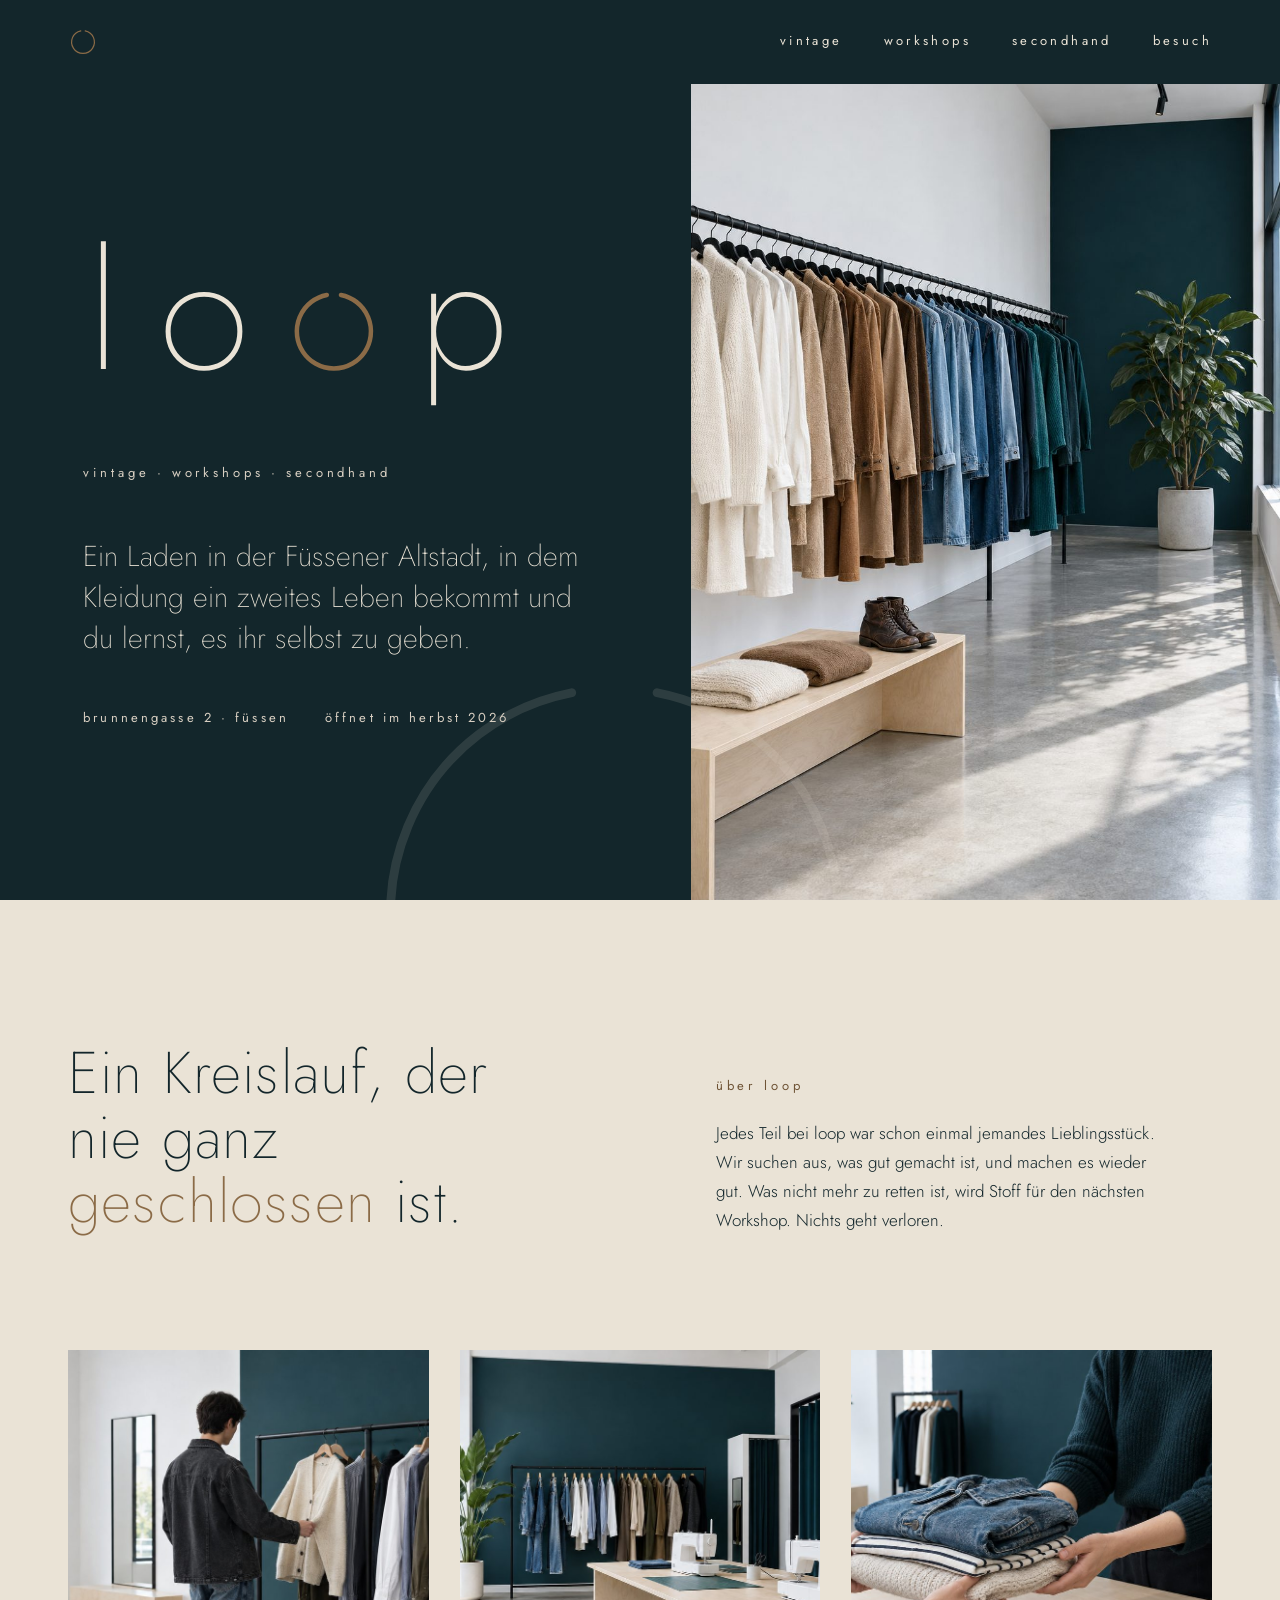
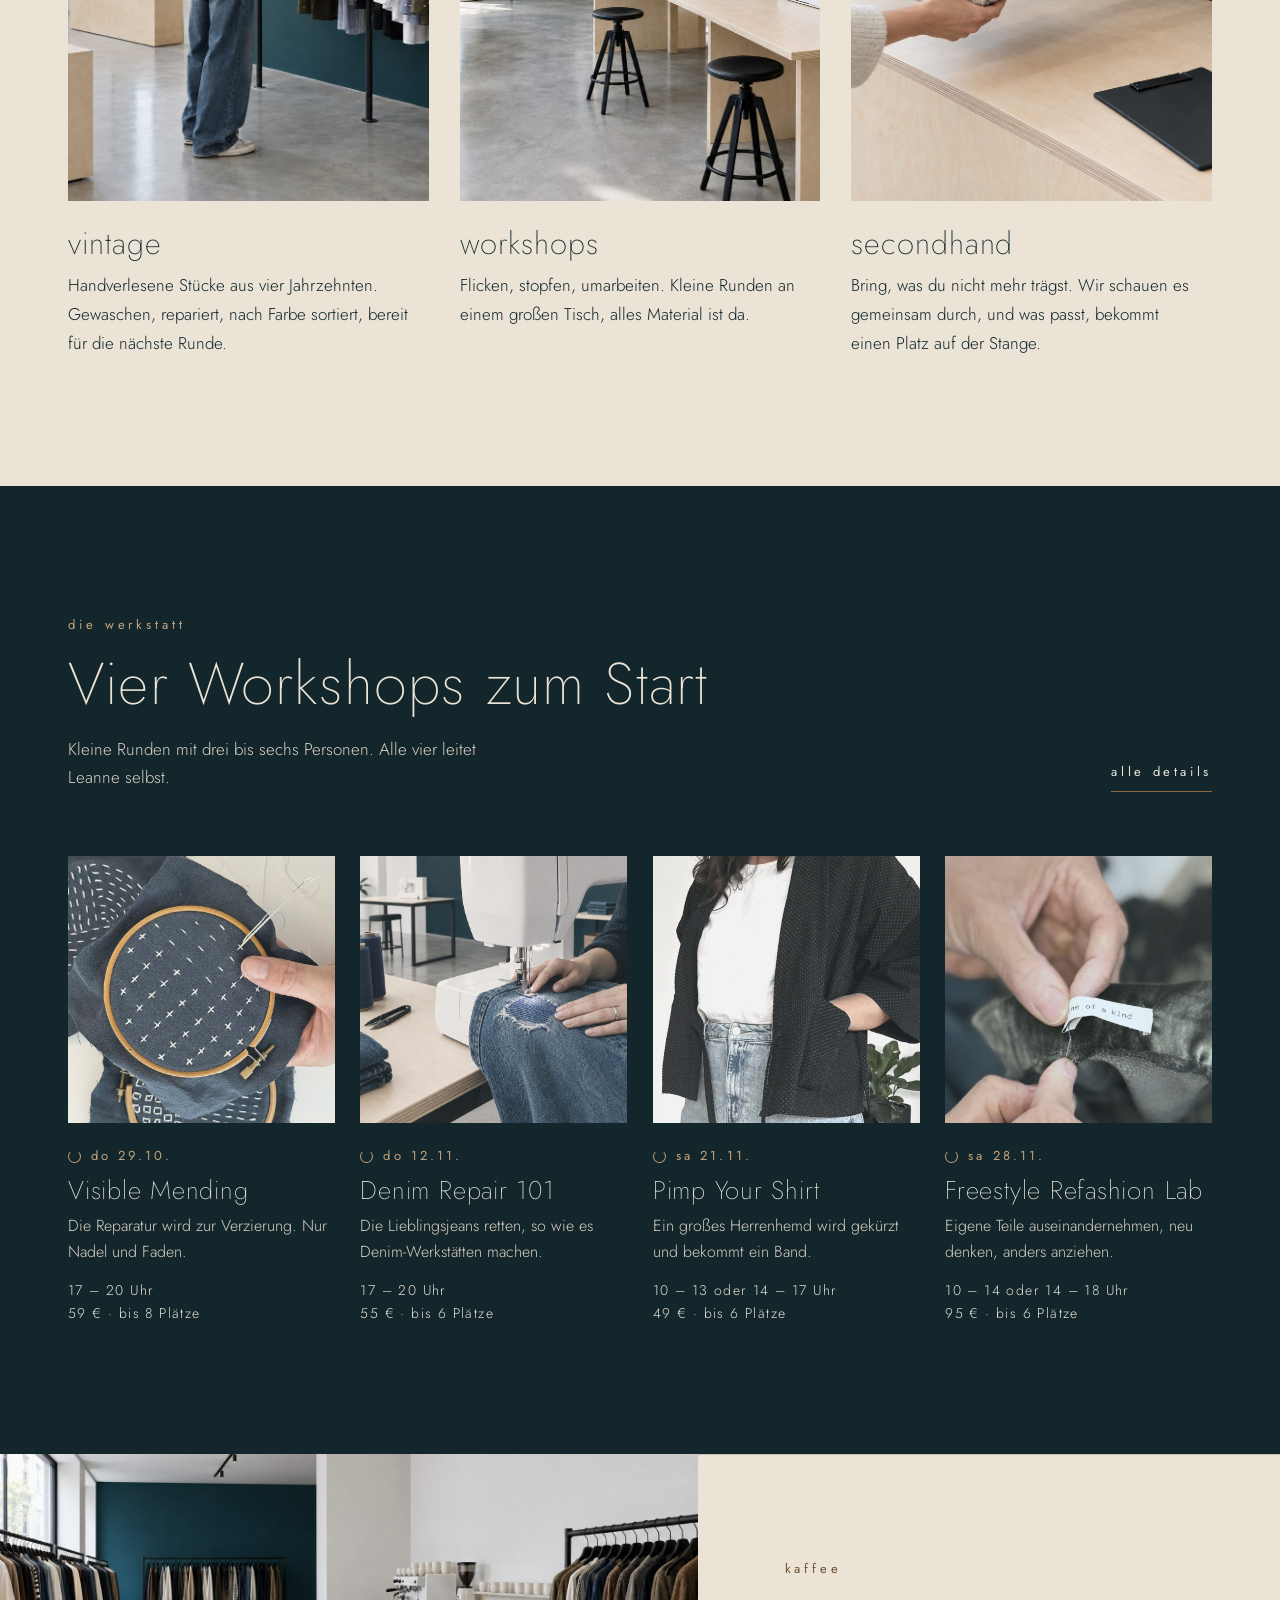
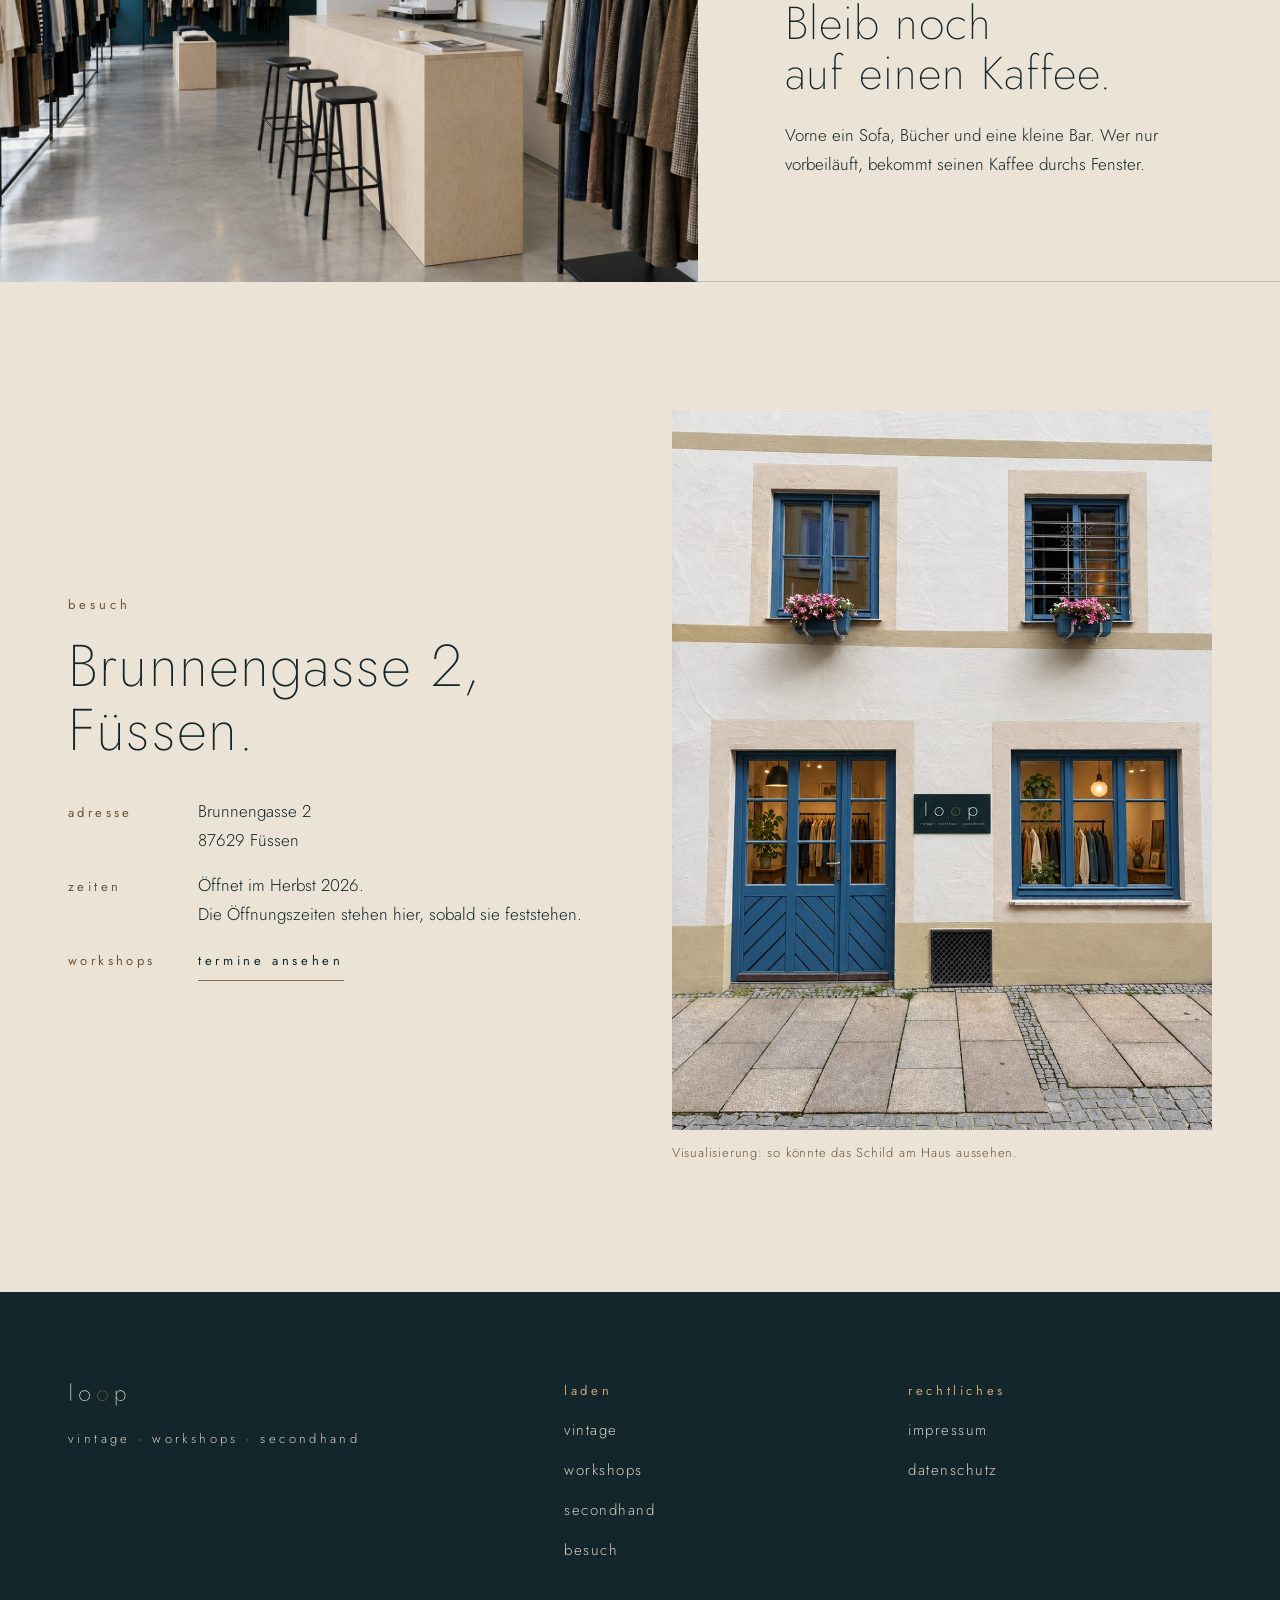
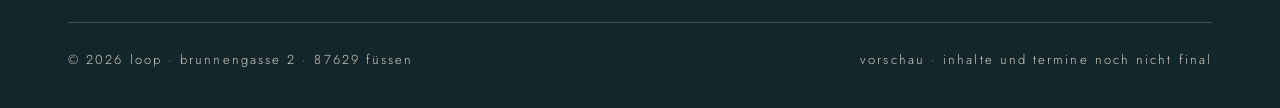
<file: index.html>
<!doctype html>
<html lang="de">
<head>
<meta charset="utf-8">
<meta name="viewport" content="width=device-width, initial-scale=1">
<title>loop · vintage · workshops · secondhand · Füssen</title>
<meta name="description" content="loop ist ein Vintage-Laden mit Werkstatt in der Füssener Altstadt: handverlesene Kleidung, Workshops zum Flicken und Umarbeiten, Secondhand-Annahme.">
<meta name="robots" content="noindex, nofollow">
<meta name="theme-color" content="#13262B">
<meta property="og:title" content="loop · vintage · workshops · secondhand · Füssen"><meta property="og:description" content="loop ist ein Vintage-Laden mit Werkstatt in der Füssener Altstadt: handverlesene Kleidung, Workshops zum Flicken und Umarbeiten, Secondhand-Annahme."><meta property="og:type" content="website"><meta property="og:image" content="img/hero.jpg">
<link rel="icon" href="img/favicon.svg" type="image/svg+xml">
<!-- Jost from Bunny Fonts (EU, no tracking) instead of Google Fonts: German courts have ruled against the Google embed without consent -->
<link rel="preconnect" href="https://fonts.bunny.net">
<link href="https://fonts.bunny.net/css?family=jost:200,300,400&display=swap" rel="stylesheet">
<link rel="stylesheet" href="css/style.css">
<script>document.documentElement.classList.add('js')</script>
</head>
<body>
<a class="skip" href="#inhalt">zum inhalt</a>
<header class="nav" id="nav"><div class="wrap">
  <a class="home" href="index.html"><img class="ring" src="img/ring_kraft.svg" alt="loop, zur Startseite" width="30" height="30"></a>
  <nav aria-label="Hauptnavigation"><ul id="menu"><li><a href="index.html#vintage">vintage</a></li><li><a href="workshops.html">workshops</a></li><li><a href="index.html#secondhand">secondhand</a></li><li><a href="index.html#besuch">besuch</a></li></ul></nav>
  <button class="burger" type="button" aria-expanded="false" aria-controls="menu">menü</button>
</div></header>

<main id="inhalt">
<section class="hero">
  <div class="left"><div class="inner">
    <h1><img src="img/wordmark_ivory.svg" alt="loop" width="430" height="205"></h1>
    <div class="eyebrow dots">vintage<span>·</span>workshops<span>·</span>secondhand</div>
    <p class="lead">Ein Laden in der Füssener Altstadt, in dem Kleidung ein zweites Leben bekommt und du lernst, es ihr selbst zu geben.</p>
    <div class="meta"><span>brunnengasse 2 · füssen</span><span>öffnet im herbst 2026</span></div>
  </div>
  <svg class="bigring" viewBox="0 0 200 200" aria-hidden="true"><path d="M114.5,25.4 A76.0,76.0 0 1 1 85.5,25.4" fill="none" stroke="#EAE3D6" stroke-width="3" stroke-linecap="round"/></svg></div>
  <div class="right"><img src="img/hero.jpg" alt="Heller Laden mit einer langen schwarzen Kleiderstange, die Teile nach Farben sortiert, hinten eine dunkelgrüne Wand" width="933" height="1400" fetchpriority="high"></div>
</section>

<section class="state"><div class="wrap"><div class="grid">
  <h2 class="rv">Ein Kreislauf, der nie ganz <em>geschlossen</em> ist.</h2>
  <div class="rv"><span class="eyebrow">über loop</span><p>Jedes Teil bei loop war schon einmal jemandes Lieblingsstück. Wir suchen aus, was gut gemacht ist, und machen es wieder gut. Was nicht mehr zu retten ist, wird Stoff für den nächsten Workshop. Nichts geht verloren.</p></div>
</div></div></section>

<section class="wrap three" aria-label="Was es bei loop gibt">
  <div class="rv" id="vintage"><figure><img src="img/vintage.jpg" alt="Jemand in schwarzer Arbeitsjacke zieht eine helle Strickjacke von der Kleiderstange" loading="lazy" width="1400" height="933"></figure><h3>vintage</h3><p>Handverlesene Stücke aus vier Jahrzehnten. Gewaschen, repariert, nach Farbe sortiert, bereit für die nächste Runde.</p></div>
  <a class="rv" href="workshops.html"><figure><img src="img/werkstatt.jpg" alt="Werkstattbereich mit langem Birkenholztisch und zwei weißen Nähmaschinen" loading="lazy" width="1400" height="933"></figure><h3>workshops</h3><p>Flicken, stopfen, umarbeiten. Kleine Runden an einem großen Tisch, alles Material ist da.</p></a>
  <div class="rv" id="secondhand"><figure><img src="img/secondhand.jpg" alt="Ein Stapel gefalteter Kleidung wird über die Theke gereicht" loading="lazy" width="1400" height="933"></figure><h3>secondhand</h3><p>Bring, was du nicht mehr trägst. Wir schauen es gemeinsam durch, und was passt, bekommt einen Platz auf der Stange.</p></div>
</section>

<section class="work on-teal" id="workshops"><div class="wrap">
  <div class="head"><div><span class="eyebrow">die werkstatt</span><h2 style="margin-top:16px">Vier Workshops zum Start</h2><p>Kleine Runden mit drei bis sechs Personen. Alle vier leitet Leanne selbst.</p></div><a class="more" href="workshops.html">alle details</a></div>
  <div class="cards">
    <a class="card rv" href="workshops.html#visible-mending">
      <figure><img src="img/ws_visible.jpg" alt="Hände sticken ein weißes Sashiko-Muster in einen Stickrahmen" loading="lazy" width="800" height="800"></figure>
      <div class="date">do 29.10.</div>
      <h3>Visible Mending</h3><p>Die Reparatur wird zur Verzierung. Nur Nadel und Faden.</p><div class="fact">17 – 20 Uhr<br>59 € · bis 8 Plätze</div>
    </a>
    <a class="card rv" href="workshops.html#denim-repair">
      <figure><img src="img/ws_denim.jpg" alt="Eine weiße Nähmaschine stopft das Knie einer Jeans" loading="lazy" width="800" height="800"></figure>
      <div class="date">do 12.11.</div>
      <h3>Denim Repair 101</h3><p>Die Lieblingsjeans retten, so wie es Denim-Werkstätten machen.</p><div class="fact">17 – 20 Uhr<br>55 € · bis 6 Plätze</div>
    </a>
    <a class="card rv" href="workshops.html#pimp-your-shirt">
      <figure><img src="img/ws_shirt.jpg" alt="Eine kurze schwarze Kimono-Jacke, offen getragen über weißem T-Shirt und Jeans" loading="lazy" width="800" height="800"></figure>
      <div class="date">sa 21.11.</div>
      <h3>Pimp Your Shirt</h3><p>Ein großes Herrenhemd wird gekürzt und bekommt ein Band.</p><div class="fact">10 – 13 oder 14 – 17 Uhr<br>49 € · bis 6 Plätze</div>
    </a>
    <a class="card rv" href="workshops.html#refashion-lab">
      <figure><img src="img/ws_refashion.jpg" alt="Hände nähen ein kleines gewebtes Etikett in ein dunkles Samtteil" loading="lazy" width="800" height="800"></figure>
      <div class="date">sa 28.11.</div>
      <h3>Freestyle Refashion Lab</h3><p>Eigene Teile auseinandernehmen, neu denken, anders anziehen.</p><div class="fact">10 – 14 oder 14 – 18 Uhr<br>95 € · bis 6 Plätze</div>
    </a>
  </div>
</div></section>

<section class="band">
  <figure><img src="img/cafe.jpg" alt="Kleine Kaffeetheke aus hellem Birkenholz mit drei schwarzen Hockern, dahinter Kleiderstangen" loading="lazy" width="1536" height="1024"></figure>
  <div class="txt rv"><span class="eyebrow">kaffee</span><h2>Bleib noch<br>auf einen Kaffee.</h2><p>Vorne ein Sofa, Bücher und eine kleine Bar. Wer nur vorbeiläuft, bekommt seinen Kaffee durchs Fenster.</p></div>
</section>

<section class="visit wrap" id="besuch">
  <div class="rv"><span class="eyebrow">besuch</span><h2>Brunnengasse 2,<br>Füssen.</h2>
    <dl><dt>adresse</dt><dd>Brunnengasse 2<br>87629 Füssen</dd><dt>zeiten</dt><dd>Öffnet im Herbst 2026.<br>Die Öffnungszeiten stehen hier, sobald sie feststehen.</dd><dt>workshops</dt><dd><a class="more" href="workshops.html" style="padding-top:0;min-height:0">termine ansehen</a></dd></dl></div>
  <figure class="rv"><img src="img/fassade.jpg" alt="Das Haus in der Brunnengasse 2 mit dem kleinen loop-Schild neben der Tür" loading="lazy" width="867" height="1300"><figcaption>Visualisierung: so könnte das Schild am Haus aussehen.</figcaption></figure>
</section>
</main>
<footer><div class="wrap">
  <div class="top">
    <div><img src="img/wordmark_ivory.svg" alt="loop" width="59" height="28"><div class="dots" style="letter-spacing:.26em;font-size:.8125rem">vintage<span>·</span>workshops<span>·</span>secondhand</div></div>
    <div class="col"><div class="h">laden</div><a href="index.html#vintage">vintage</a><a href="workshops.html">workshops</a><a href="index.html#secondhand">secondhand</a><a href="index.html#besuch">besuch</a></div>
    <div class="col"><div class="h">rechtliches</div><a href="impressum.html">impressum</a><a href="datenschutz.html">datenschutz</a></div>
  </div>
  <small><span>© 2026 loop · brunnengasse 2 · 87629 füssen</span><span>vorschau · inhalte und termine noch nicht final</span></small>
</div></footer>
<script src="js/main.js" defer></script>
</body>
</html>
</file>
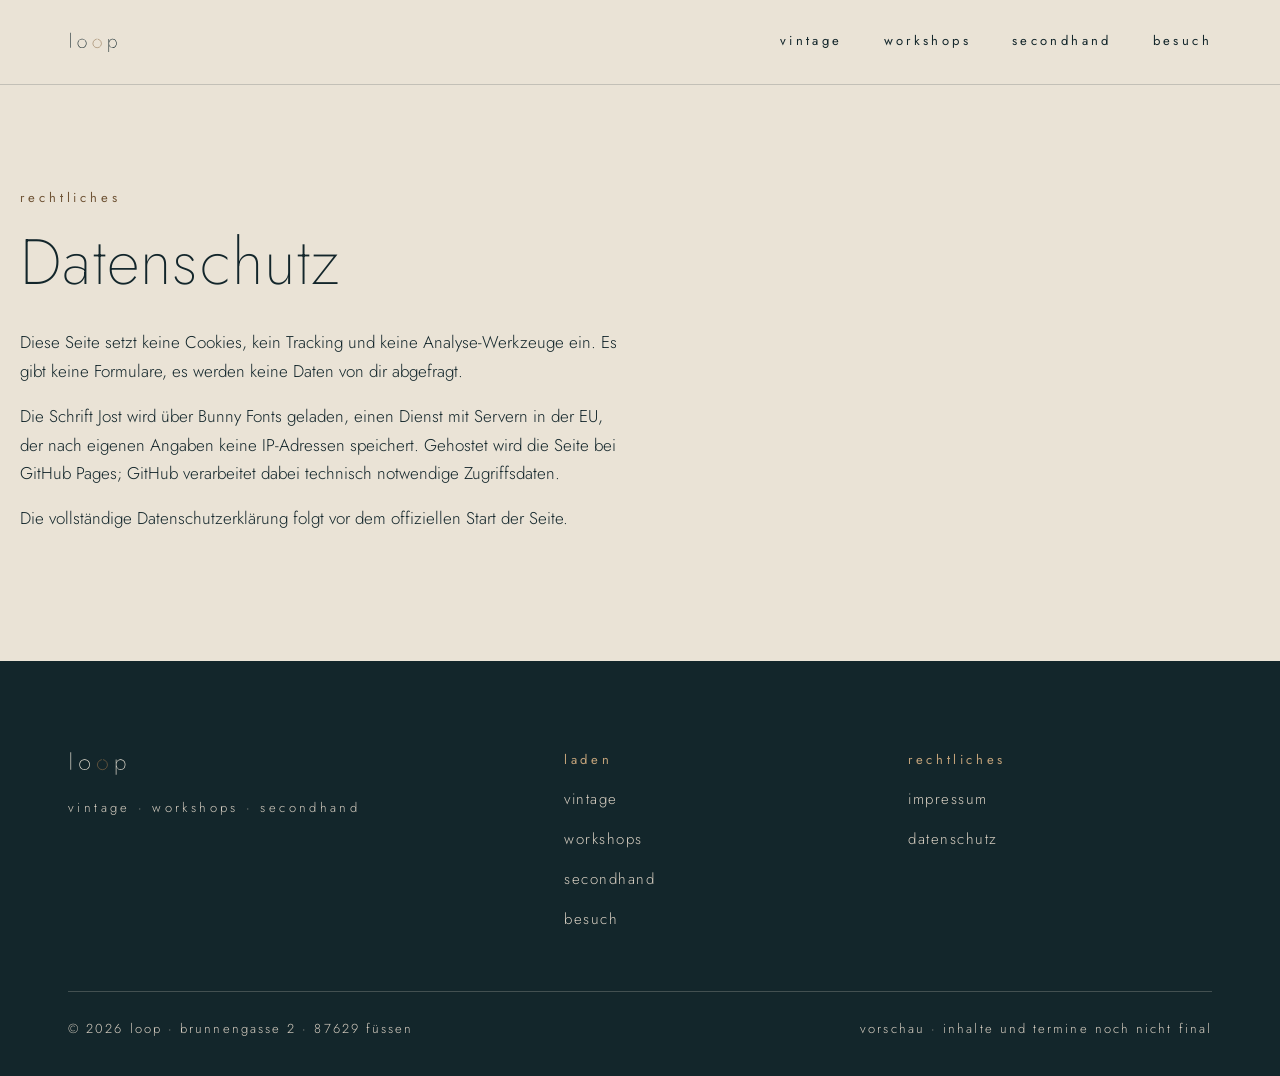
<file: datenschutz.html>
<!doctype html>
<html lang="de">
<head>
<meta charset="utf-8">
<meta name="viewport" content="width=device-width, initial-scale=1">
<title>Datenschutz · loop · Füssen</title>
<meta name="description" content="Datenschutz von loop, Brunnengasse 2, Füssen.">
<meta name="robots" content="noindex, nofollow">
<meta name="theme-color" content="#13262B">
<meta property="og:title" content="Datenschutz · loop · Füssen"><meta property="og:description" content="Datenschutz von loop, Brunnengasse 2, Füssen."><meta property="og:type" content="website"><meta property="og:image" content="img/hero.jpg">
<link rel="icon" href="img/favicon.svg" type="image/svg+xml">
<!-- Jost from Bunny Fonts (EU, no tracking) instead of Google Fonts: German courts have ruled against the Google embed without consent -->
<link rel="preconnect" href="https://fonts.bunny.net">
<link href="https://fonts.bunny.net/css?family=jost:200,300,400&display=swap" rel="stylesheet">
<link rel="stylesheet" href="css/style.css">
<script>document.documentElement.classList.add('js')</script>
</head>
<body>
<a class="skip" href="#inhalt">zum inhalt</a>
<header class="nav dark" id="nav"><div class="wrap">
  <a class="home" href="index.html"><img src="img/wordmark_teal.svg" alt="loop, zur Startseite" width="50" height="24"></a>
  <nav aria-label="Hauptnavigation"><ul id="menu"><li><a href="index.html#vintage">vintage</a></li><li><a href="workshops.html">workshops</a></li><li><a href="index.html#secondhand">secondhand</a></li><li><a href="index.html#besuch">besuch</a></li></ul></nav>
  <button class="burger" type="button" aria-expanded="false" aria-controls="menu">menü</button>
</div></header>

<main id="inhalt"><div class="wrap plain"><span class="eyebrow">rechtliches</span><h1>Datenschutz</h1><p>Diese Seite setzt keine Cookies, kein Tracking und keine Analyse-Werkzeuge ein. Es gibt keine Formulare, es werden keine Daten von dir abgefragt.</p><p>Die Schrift Jost wird über Bunny Fonts geladen, einen Dienst mit Servern in der EU, der nach eigenen Angaben keine IP-Adressen speichert. Gehostet wird die Seite bei GitHub Pages; GitHub verarbeitet dabei technisch notwendige Zugriffsdaten.</p><p>Die vollständige Datenschutzerklärung folgt vor dem offiziellen Start der Seite.</p></div></main>
<footer><div class="wrap">
  <div class="top">
    <div><img src="img/wordmark_ivory.svg" alt="loop" width="59" height="28"><div class="dots" style="letter-spacing:.26em;font-size:.8125rem">vintage<span>·</span>workshops<span>·</span>secondhand</div></div>
    <div class="col"><div class="h">laden</div><a href="index.html#vintage">vintage</a><a href="workshops.html">workshops</a><a href="index.html#secondhand">secondhand</a><a href="index.html#besuch">besuch</a></div>
    <div class="col"><div class="h">rechtliches</div><a href="impressum.html">impressum</a><a href="datenschutz.html">datenschutz</a></div>
  </div>
  <small><span>© 2026 loop · brunnengasse 2 · 87629 füssen</span><span>vorschau · inhalte und termine noch nicht final</span></small>
</div></footer>
<script src="js/main.js" defer></script>
</body>
</html>
</file>
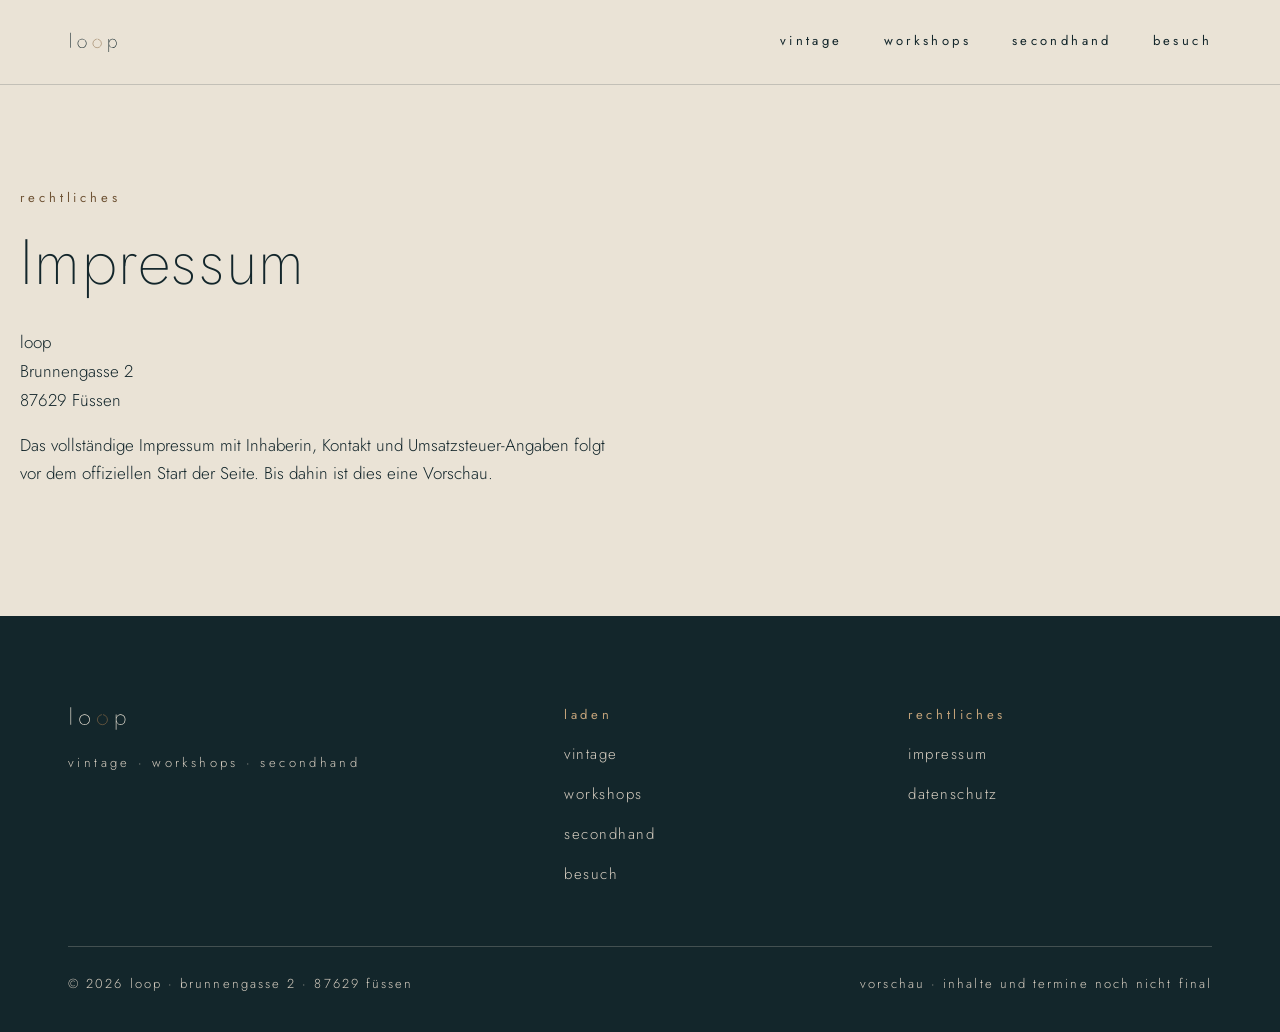
<file: impressum.html>
<!doctype html>
<html lang="de">
<head>
<meta charset="utf-8">
<meta name="viewport" content="width=device-width, initial-scale=1">
<title>Impressum · loop · Füssen</title>
<meta name="description" content="Impressum von loop, Brunnengasse 2, Füssen.">
<meta name="robots" content="noindex, nofollow">
<meta name="theme-color" content="#13262B">
<meta property="og:title" content="Impressum · loop · Füssen"><meta property="og:description" content="Impressum von loop, Brunnengasse 2, Füssen."><meta property="og:type" content="website"><meta property="og:image" content="img/hero.jpg">
<link rel="icon" href="img/favicon.svg" type="image/svg+xml">
<!-- Jost from Bunny Fonts (EU, no tracking) instead of Google Fonts: German courts have ruled against the Google embed without consent -->
<link rel="preconnect" href="https://fonts.bunny.net">
<link href="https://fonts.bunny.net/css?family=jost:200,300,400&display=swap" rel="stylesheet">
<link rel="stylesheet" href="css/style.css">
<script>document.documentElement.classList.add('js')</script>
</head>
<body>
<a class="skip" href="#inhalt">zum inhalt</a>
<header class="nav dark" id="nav"><div class="wrap">
  <a class="home" href="index.html"><img src="img/wordmark_teal.svg" alt="loop, zur Startseite" width="50" height="24"></a>
  <nav aria-label="Hauptnavigation"><ul id="menu"><li><a href="index.html#vintage">vintage</a></li><li><a href="workshops.html">workshops</a></li><li><a href="index.html#secondhand">secondhand</a></li><li><a href="index.html#besuch">besuch</a></li></ul></nav>
  <button class="burger" type="button" aria-expanded="false" aria-controls="menu">menü</button>
</div></header>

<main id="inhalt"><div class="wrap plain"><span class="eyebrow">rechtliches</span><h1>Impressum</h1><p>loop<br>Brunnengasse 2<br>87629 Füssen</p><p>Das vollständige Impressum mit Inhaberin, Kontakt und Umsatzsteuer-Angaben folgt vor dem offiziellen Start der Seite. Bis dahin ist dies eine Vorschau.</p></div></main>
<footer><div class="wrap">
  <div class="top">
    <div><img src="img/wordmark_ivory.svg" alt="loop" width="59" height="28"><div class="dots" style="letter-spacing:.26em;font-size:.8125rem">vintage<span>·</span>workshops<span>·</span>secondhand</div></div>
    <div class="col"><div class="h">laden</div><a href="index.html#vintage">vintage</a><a href="workshops.html">workshops</a><a href="index.html#secondhand">secondhand</a><a href="index.html#besuch">besuch</a></div>
    <div class="col"><div class="h">rechtliches</div><a href="impressum.html">impressum</a><a href="datenschutz.html">datenschutz</a></div>
  </div>
  <small><span>© 2026 loop · brunnengasse 2 · 87629 füssen</span><span>vorschau · inhalte und termine noch nicht final</span></small>
</div></footer>
<script src="js/main.js" defer></script>
</body>
</html>
</file>
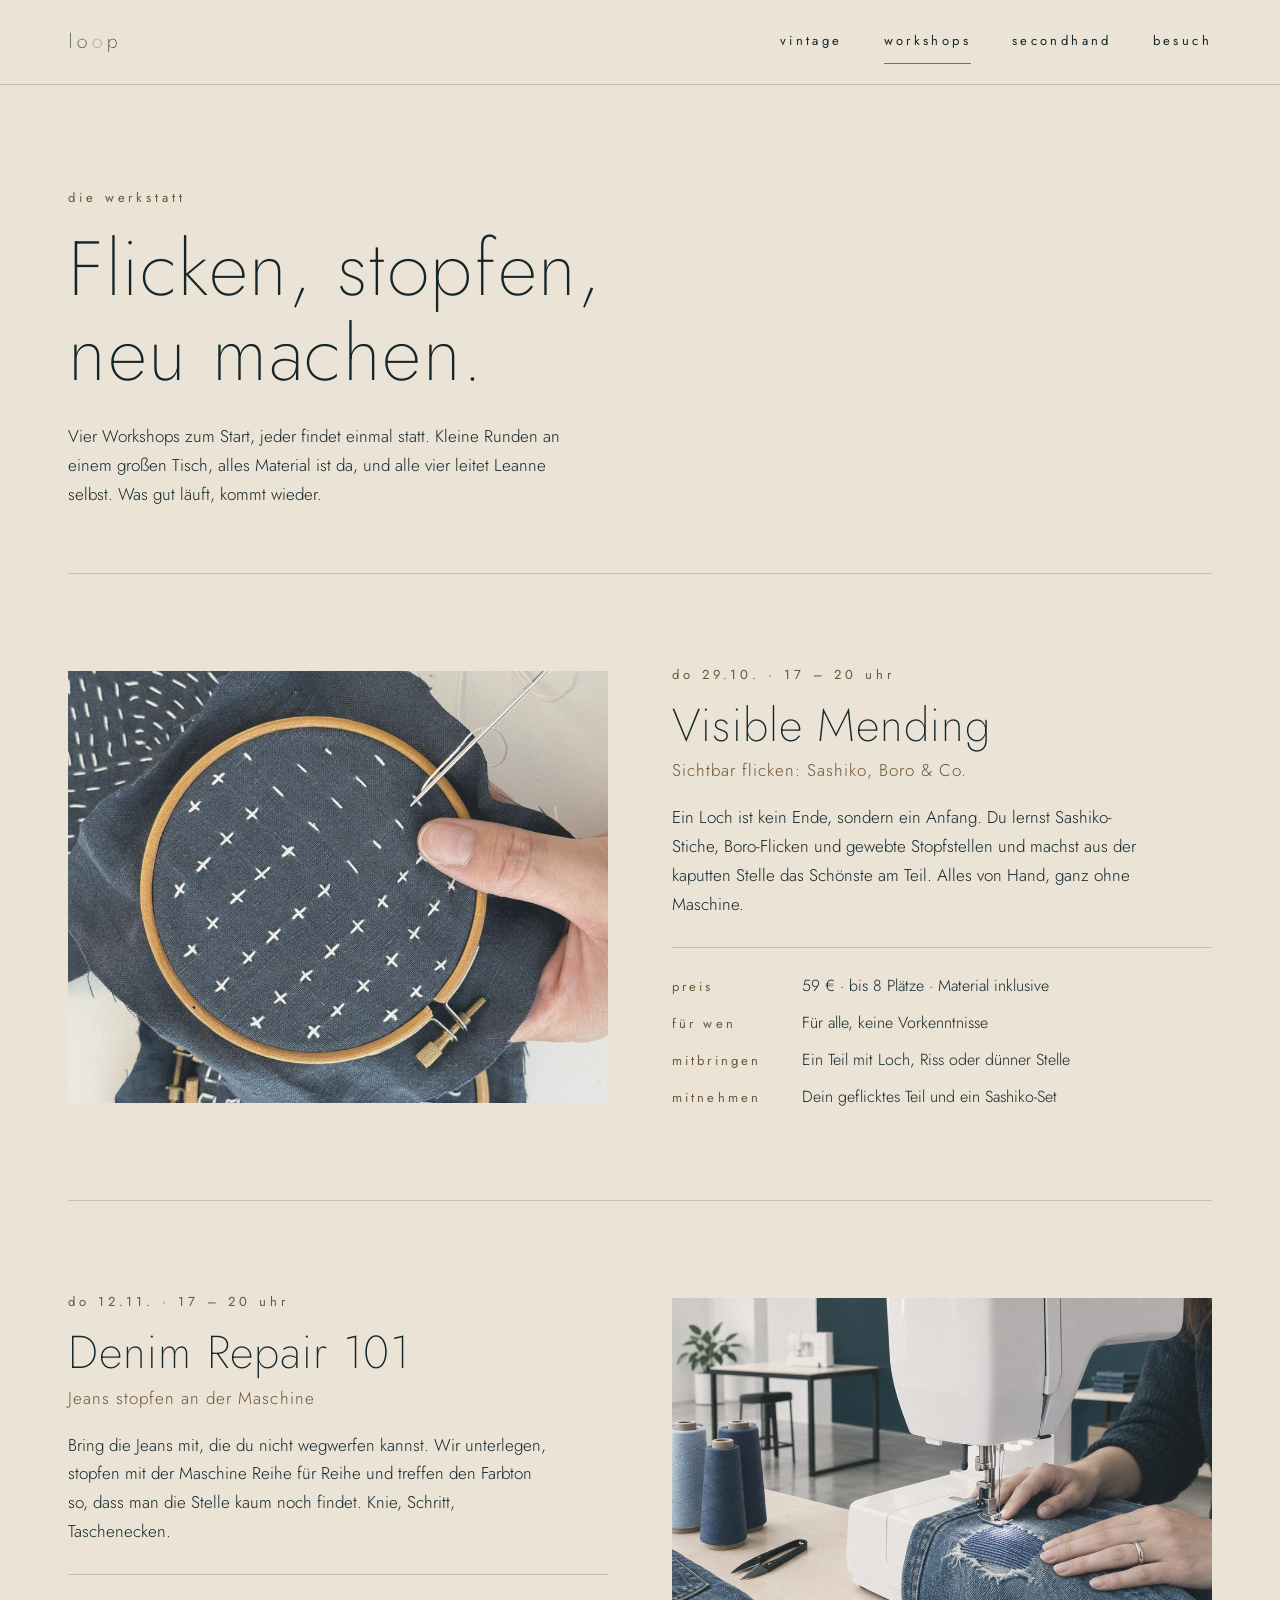
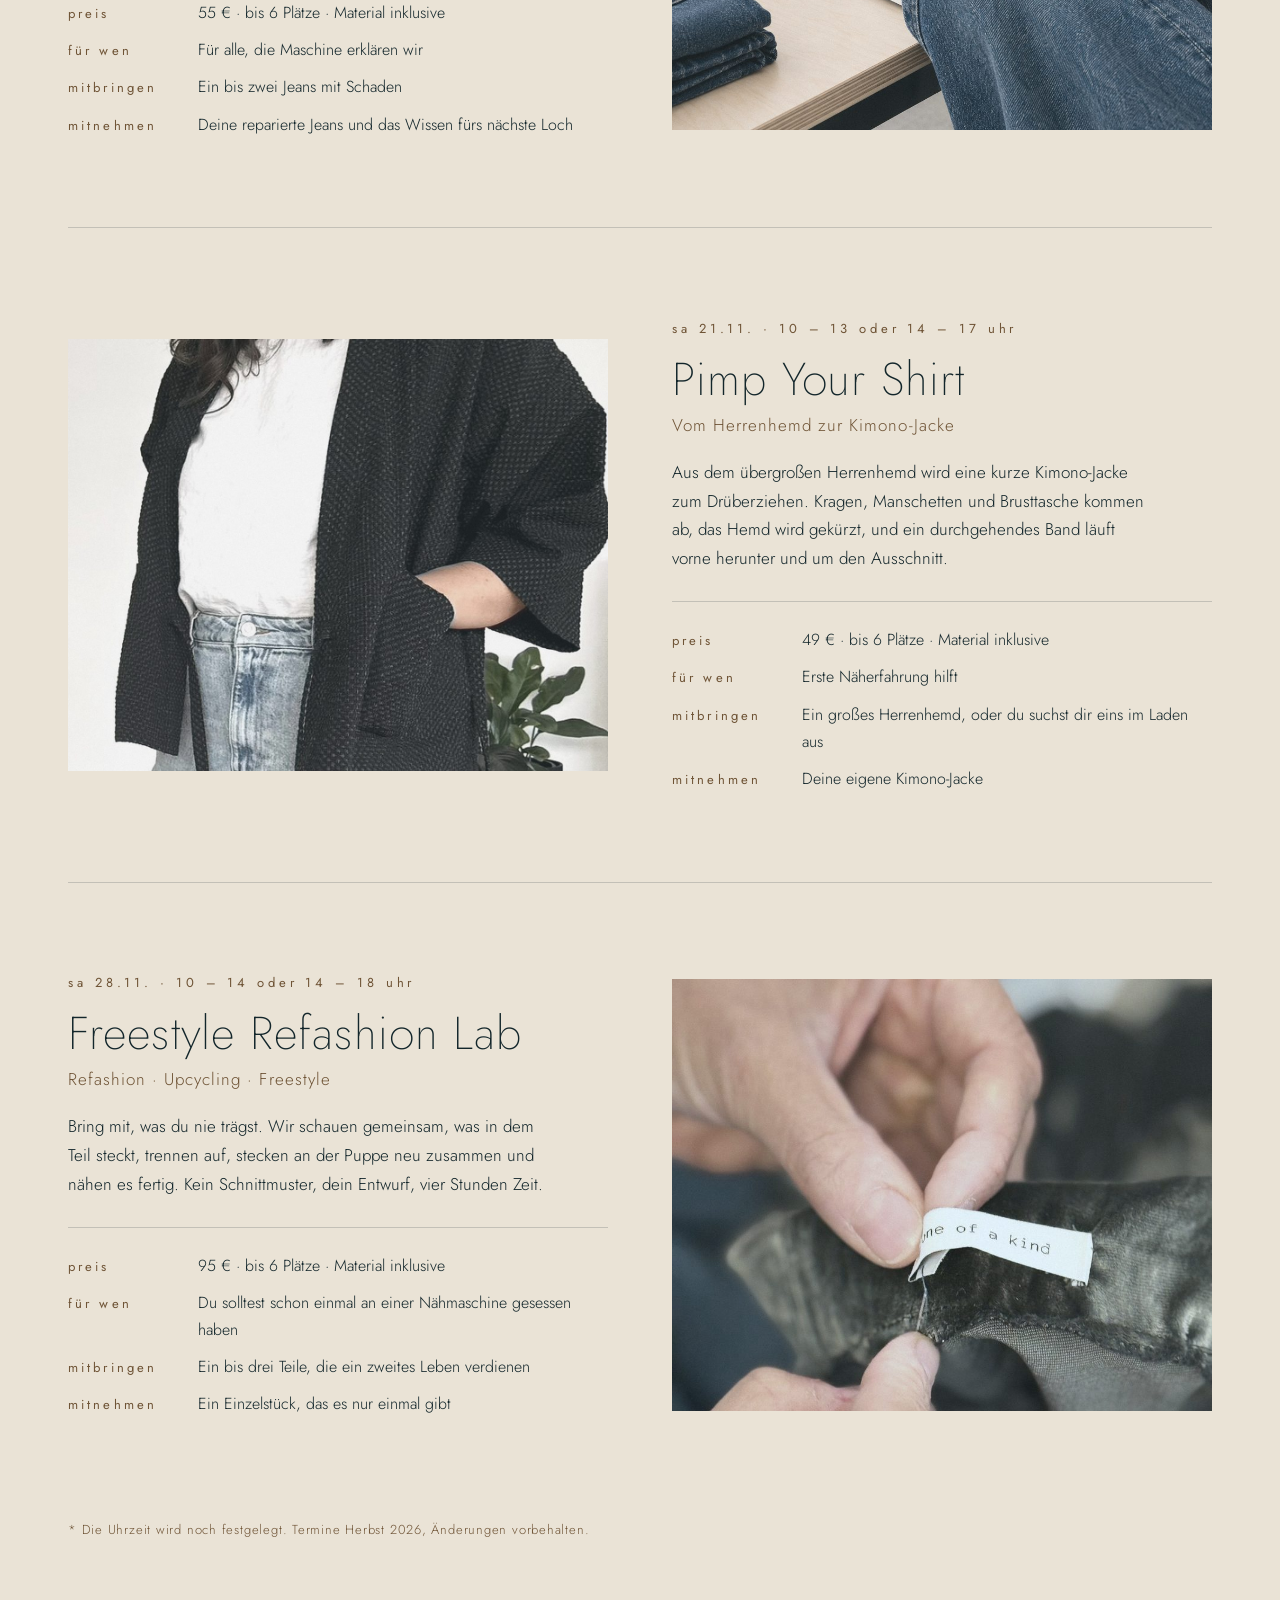
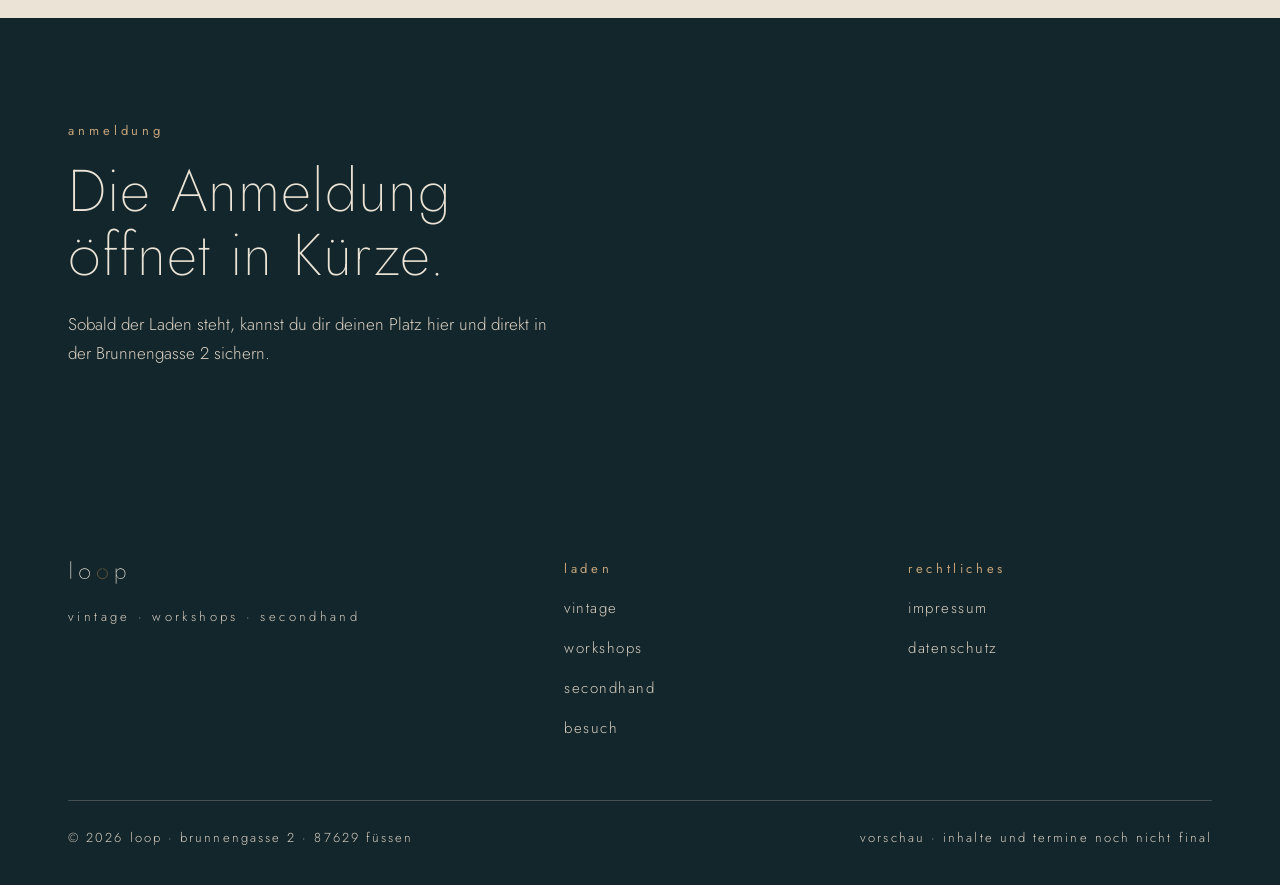
<file: workshops.html>
<!doctype html>
<html lang="de">
<head>
<meta charset="utf-8">
<meta name="viewport" content="width=device-width, initial-scale=1">
<title>Workshops · loop · Füssen</title>
<meta name="description" content="Vier Workshops zum Start bei loop in Füssen: Visible Mending, Denim Repair 101, Pimp Your Shirt und das Freestyle Refashion Lab.">
<meta name="robots" content="noindex, nofollow">
<meta name="theme-color" content="#13262B">
<meta property="og:title" content="Workshops · loop · Füssen"><meta property="og:description" content="Vier Workshops zum Start bei loop in Füssen: Visible Mending, Denim Repair 101, Pimp Your Shirt und das Freestyle Refashion Lab."><meta property="og:type" content="website"><meta property="og:image" content="img/hero.jpg">
<link rel="icon" href="img/favicon.svg" type="image/svg+xml">
<!-- Jost from Bunny Fonts (EU, no tracking) instead of Google Fonts: German courts have ruled against the Google embed without consent -->
<link rel="preconnect" href="https://fonts.bunny.net">
<link href="https://fonts.bunny.net/css?family=jost:200,300,400&display=swap" rel="stylesheet">
<link rel="stylesheet" href="css/style.css">
<script>document.documentElement.classList.add('js')</script>
</head>
<body>
<a class="skip" href="#inhalt">zum inhalt</a>
<header class="nav dark" id="nav"><div class="wrap">
  <a class="home" href="index.html"><img src="img/wordmark_teal.svg" alt="loop, zur Startseite" width="50" height="24"></a>
  <nav aria-label="Hauptnavigation"><ul id="menu"><li><a href="index.html#vintage">vintage</a></li><li><a href="workshops.html" aria-current="page">workshops</a></li><li><a href="index.html#secondhand">secondhand</a></li><li><a href="index.html#besuch">besuch</a></li></ul></nav>
  <button class="burger" type="button" aria-expanded="false" aria-controls="menu">menü</button>
</div></header>

<main id="inhalt">
<div class="wrap">
  <div class="pagehead"><span class="eyebrow">die werkstatt</span><h1>Flicken, stopfen, neu machen.</h1><p>Vier Workshops zum Start, jeder findet einmal statt. Kleine Runden an einem großen Tisch, alles Material ist da, und alle vier leitet Leanne selbst. Was gut läuft, kommt wieder.</p></div>

  <section class="ws" id="visible-mending">
    <figure class="rv"><img src="img/ws_visible.jpg" alt="Hände sticken ein weißes Sashiko-Muster in einen Stickrahmen" loading="eager" width="1000" height="800"></figure>
    <div class="rv"><span class="eyebrow">do 29.10. · 17 – 20 Uhr</span><h2>Visible Mending</h2><div class="sub">Sichtbar flicken: Sashiko, Boro & Co.</div>
      <p>Ein Loch ist kein Ende, sondern ein Anfang. Du lernst Sashiko-Stiche, Boro-Flicken und gewebte Stopfstellen und machst aus der kaputten Stelle das Schönste am Teil. Alles von Hand, ganz ohne Maschine.</p>
      <dl><dt>preis</dt><dd>59 € · bis 8 Plätze · Material inklusive</dd><dt>für wen</dt><dd>Für alle, keine Vorkenntnisse</dd><dt>mitbringen</dt><dd>Ein Teil mit Loch, Riss oder dünner Stelle</dd><dt>mitnehmen</dt><dd>Dein geflicktes Teil und ein Sashiko-Set</dd></dl>
    </div>
  </section>
  <section class="ws" id="denim-repair">
    <figure class="rv"><img src="img/ws_denim.jpg" alt="Eine weiße Nähmaschine stopft das Knie einer Jeans" loading="lazy" width="1000" height="800"></figure>
    <div class="rv"><span class="eyebrow">do 12.11. · 17 – 20 Uhr</span><h2>Denim Repair 101</h2><div class="sub">Jeans stopfen an der Maschine</div>
      <p>Bring die Jeans mit, die du nicht wegwerfen kannst. Wir unterlegen, stopfen mit der Maschine Reihe für Reihe und treffen den Farbton so, dass man die Stelle kaum noch findet. Knie, Schritt, Taschenecken.</p>
      <dl><dt>preis</dt><dd>55 € · bis 6 Plätze · Material inklusive</dd><dt>für wen</dt><dd>Für alle, die Maschine erklären wir</dd><dt>mitbringen</dt><dd>Ein bis zwei Jeans mit Schaden</dd><dt>mitnehmen</dt><dd>Deine reparierte Jeans und das Wissen fürs nächste Loch</dd></dl>
    </div>
  </section>
  <section class="ws" id="pimp-your-shirt">
    <figure class="rv"><img src="img/ws_shirt.jpg" alt="Eine kurze schwarze Kimono-Jacke, offen getragen über weißem T-Shirt und Jeans" loading="lazy" width="1000" height="800"></figure>
    <div class="rv"><span class="eyebrow">sa 21.11. · 10 – 13 oder 14 – 17 Uhr</span><h2>Pimp Your Shirt</h2><div class="sub">Vom Herrenhemd zur Kimono-Jacke</div>
      <p>Aus dem übergroßen Herrenhemd wird eine kurze Kimono-Jacke zum Drüberziehen. Kragen, Manschetten und Brusttasche kommen ab, das Hemd wird gekürzt, und ein durchgehendes Band läuft vorne herunter und um den Ausschnitt.</p>
      <dl><dt>preis</dt><dd>49 € · bis 6 Plätze · Material inklusive</dd><dt>für wen</dt><dd>Erste Näherfahrung hilft</dd><dt>mitbringen</dt><dd>Ein großes Herrenhemd, oder du suchst dir eins im Laden aus</dd><dt>mitnehmen</dt><dd>Deine eigene Kimono-Jacke</dd></dl>
    </div>
  </section>
  <section class="ws" id="refashion-lab">
    <figure class="rv"><img src="img/ws_refashion.jpg" alt="Hände nähen ein kleines gewebtes Etikett in ein dunkles Samtteil" loading="lazy" width="1000" height="800"></figure>
    <div class="rv"><span class="eyebrow">sa 28.11. · 10 – 14 oder 14 – 18 Uhr</span><h2>Freestyle Refashion Lab</h2><div class="sub">Refashion · Upcycling · Freestyle</div>
      <p>Bring mit, was du nie trägst. Wir schauen gemeinsam, was in dem Teil steckt, trennen auf, stecken an der Puppe neu zusammen und nähen es fertig. Kein Schnittmuster, dein Entwurf, vier Stunden Zeit.</p>
      <dl><dt>preis</dt><dd>95 € · bis 6 Plätze · Material inklusive</dd><dt>für wen</dt><dd>Du solltest schon einmal an einer Nähmaschine gesessen haben</dd><dt>mitbringen</dt><dd>Ein bis drei Teile, die ein zweites Leben verdienen</dd><dt>mitnehmen</dt><dd>Ein Einzelstück, das es nur einmal gibt</dd></dl>
    </div>
  </section>
  <p class="note" style="padding:0 0 clamp(48px, 6vw, 80px)">* Die Uhrzeit wird noch festgelegt. Termine Herbst 2026, Änderungen vorbehalten.</p>
</div>
<section class="signup on-teal"><div class="wrap"><span class="eyebrow">anmeldung</span><h2 style="margin-top:16px">Die Anmeldung öffnet in Kürze.</h2><p>Sobald der Laden steht, kannst du dir deinen Platz hier und direkt in der Brunnengasse 2 sichern.</p></div></section>
</main>
<footer><div class="wrap">
  <div class="top">
    <div><img src="img/wordmark_ivory.svg" alt="loop" width="59" height="28"><div class="dots" style="letter-spacing:.26em;font-size:.8125rem">vintage<span>·</span>workshops<span>·</span>secondhand</div></div>
    <div class="col"><div class="h">laden</div><a href="index.html#vintage">vintage</a><a href="workshops.html">workshops</a><a href="index.html#secondhand">secondhand</a><a href="index.html#besuch">besuch</a></div>
    <div class="col"><div class="h">rechtliches</div><a href="impressum.html">impressum</a><a href="datenschutz.html">datenschutz</a></div>
  </div>
  <small><span>© 2026 loop · brunnengasse 2 · 87629 füssen</span><span>vorschau · inhalte und termine noch nicht final</span></small>
</div></footer>
<script src="js/main.js" defer></script>
</body>
</html>
</file>
<file: css/style.css>
/* loop · brand v2: midnight teal, kraft, ivory. Jost 200/300/400. The open ring is the one signature. */
:root {
  --teal:#13262B; --kraft:#8B6B47; --ivory:#EAE3D6;
  /* kraft tints for small text: plain kraft is only 3.8:1 on ivory and 3.2:1 on teal */
  --kraft-ink:#6F5436;   /* 5.5:1 on ivory */
  --kraft-lit:#C2A27A;   /* 6.5:1 on teal  */
  --mush:#D8CFC2;        /* 10.2:1 on teal */
  --line:rgba(19,38,43,.18); --line-i:rgba(234,227,214,.22);
  --gut:clamp(20px, 4vw, 48px); --max:1240px;
  --ease:cubic-bezier(.2,.7,.2,1);
}
* { box-sizing:border-box; margin:0; padding:0; }
html { scroll-behavior:smooth; -webkit-text-size-adjust:100%; }
body { font-family:'Jost', system-ui, -apple-system, 'Segoe UI', sans-serif; font-weight:300; font-size:1.0625rem; line-height:1.7; color:var(--teal); background:var(--ivory); -webkit-font-smoothing:antialiased; text-rendering:optimizeLegibility; }
img { display:block; max-width:100%; height:auto; }
a { color:inherit; text-decoration:none; -webkit-tap-highlight-color:transparent; }
a:focus-visible, button:focus-visible { outline:1.5px solid var(--kraft); outline-offset:4px; border-radius:2px; }
@media (hover:none) { a:focus-visible { outline:none; } }   /* touch screens: no focus box after a tap, keyboards keep it */
.wrap { max-width:var(--max); margin:0 auto; padding:0 var(--gut); }
.skip { position:absolute; left:-999px; top:0; background:var(--ivory); color:var(--teal); padding:12px 18px; z-index:100; }
.skip:focus { left:12px; top:12px; }

h1, h2, h3 { font-weight:200; line-height:1.1; letter-spacing:.02em; }
h2 { font-size:clamp(2.1rem, 4.6vw, 3.9rem); }
h3 { font-size:clamp(1.55rem, 2.4vw, 2rem); letter-spacing:.03em; }
.eyebrow { font-size:.8125rem; font-weight:400; letter-spacing:.3em; text-transform:lowercase; color:var(--kraft-ink); display:block; }
.on-teal .eyebrow, .eyebrow.lit { color:var(--kraft-lit); }
.dots span { padding:0 .55em; }
.more { display:inline-block; font-size:.8125rem; font-weight:400; letter-spacing:.28em; text-transform:lowercase; padding:14px 0 8px; border-bottom:1px solid var(--kraft); min-height:44px; transition:border-color .25s var(--ease), letter-spacing .4s var(--ease); }
.more:hover { border-color:currentColor; letter-spacing:.32em; }

/* nav */
.nav { position:relative; z-index:20; color:var(--ivory); background:var(--teal); }
.nav.dark { color:var(--teal); background:none; border-bottom:1px solid var(--line); }
.nav .wrap { display:flex; align-items:center; justify-content:space-between; height:84px; }
.nav .home { display:flex; align-items:center; min-height:44px; min-width:44px; }
.nav .home img { height:24px; width:auto; }
.nav .home .ring { height:30px; }
.nav ul { display:flex; gap:clamp(20px, 3.2vw, 44px); list-style:none; }
.nav li a { display:inline-flex; align-items:center; min-height:44px; font-size:.8125rem; font-weight:400; letter-spacing:.26em; text-transform:lowercase; border-bottom:1px solid transparent; transition:border-color .25s var(--ease); }
.nav li a:hover, .nav li a[aria-current] { border-color:var(--kraft); }
.burger { display:none; background:none; border:0; color:inherit; font:inherit; font-size:.8125rem; font-weight:400; letter-spacing:.26em; min-height:44px; padding:0 0 0 16px; cursor:pointer; }

/* hero */
.hero { display:grid; grid-template-columns:minmax(0, 54fr) minmax(0, 46fr); min-height:min(calc(100svh - 84px), 816px); background:var(--teal); color:var(--ivory); position:relative; overflow:hidden; }
.hero .left { display:flex; align-items:center; padding:72px var(--gut) 110px; position:relative; }
.hero .inner { width:100%; max-width:560px; margin-left:auto; padding-right:clamp(0px, 4vw, 56px); position:relative; z-index:2; }
.hero h1 { font-size:0; line-height:0; }
.hero h1 img { width:min(100%, 430px); margin-bottom:40px; }
.hero .eyebrow { color:var(--mush); }
.hero .lead { font-weight:200; font-size:clamp(1.35rem, 2.3vw, 1.8rem); line-height:1.42; margin-top:52px; max-width:22em; }
.hero .meta { margin-top:48px; display:flex; flex-wrap:wrap; gap:10px 36px; font-size:.8125rem; font-weight:400; letter-spacing:.24em; text-transform:lowercase; color:var(--mush); }
.hero .right { position:relative; min-height:420px; }
.hero .right img { position:absolute; inset:0; width:100%; height:100%; object-fit:cover; }
.hero .bigring { position:absolute; right:-17vw; bottom:-24vw; width:46vw; max-width:720px; opacity:.12; pointer-events:none; z-index:1; }
.hero .bigring path { stroke-dasharray:450; stroke-dashoffset:450; animation:draw 2.4s .3s var(--ease) forwards; }
@keyframes draw { to { stroke-dashoffset:0; } }

/* statement */
.state { padding:clamp(80px, 11vw, 150px) 0 clamp(64px, 9vw, 120px); }
.state .grid { display:grid; grid-template-columns:1.15fr 1fr; gap:clamp(36px, 6vw, 90px); align-items:end; }
.state h2 { max-width:14ch; }
.state h2 em { font-style:normal; color:var(--kraft); }
.state p { max-width:46ch; margin-top:22px; }

/* three words */
.three { display:grid; grid-template-columns:repeat(3, 1fr); gap:clamp(20px, 2.4vw, 32px); padding-bottom:clamp(80px, 10vw, 140px); }
.three a { display:block; }
.three > * { scroll-margin-top:24px; }
.three figure { overflow:hidden; aspect-ratio:4/5; background:var(--mush); }
.three img { width:100%; height:100%; object-fit:cover; transition:transform 1.1s var(--ease); }
.three a:hover img { transform:scale(1.035); }
.three h3 { margin-top:26px; }
.three p { margin-top:10px; max-width:34ch; }

/* workshops */
.work { background:var(--teal); color:var(--ivory); padding:clamp(80px, 10vw, 140px) 0; }
.work .head { display:flex; justify-content:space-between; align-items:flex-end; gap:24px; flex-wrap:wrap; margin-bottom:clamp(36px, 5vw, 64px); }
.work .head p { color:var(--mush); max-width:44ch; margin-top:18px; }
.cards { display:grid; grid-template-columns:repeat(4, 1fr); gap:clamp(16px, 2vw, 28px); }
.card figure { aspect-ratio:1/1; overflow:hidden; background:#0d1c20; }
.card img { width:100%; height:100%; object-fit:cover; transition:transform 1.1s var(--ease); }
.card:hover img { transform:scale(1.035); }
.card .date { margin-top:22px; font-size:.8125rem; font-weight:400; letter-spacing:.24em; text-transform:lowercase; color:var(--kraft-lit); display:flex; align-items:center; gap:10px; }
.card .date::before { content:""; width:11px; height:11px; border:1.5px solid var(--kraft-lit); border-radius:50%; border-top-color:transparent; transform:rotate(0deg); flex:none; }
.card h3 { margin-top:10px; font-size:1.6rem; }
.card p { color:var(--mush); font-size:1rem; line-height:1.6; margin-top:8px; }
.card .fact { margin-top:14px; font-size:.875rem; letter-spacing:.1em; line-height:1.7; color:var(--ivory); }

/* band: the café */
.band { display:grid; grid-template-columns:1.2fr 1fr; align-items:stretch; }
.band figure { min-height:420px; position:relative; }
.band figure img { position:absolute; inset:0; width:100%; height:100%; object-fit:cover; }
.band .txt { padding:clamp(56px, 8vw, 120px) var(--gut); display:flex; flex-direction:column; justify-content:center; border-top:1px solid var(--line); border-bottom:1px solid var(--line); }
.band .txt > * { max-width:40ch; margin-left:clamp(0px, 3vw, 48px); }
.band h2 { font-size:clamp(2rem, 3.6vw, 3.1rem); margin:18px 0 22px; }

/* visit */
.visit { display:grid; grid-template-columns:1fr 1.05fr; gap:clamp(40px, 7vw, 110px); align-items:center; padding-top:clamp(80px, 10vw, 140px); padding-bottom:clamp(80px, 10vw, 140px); }
.visit h2 { margin:18px 0 34px; }
.visit dl { display:grid; grid-template-columns:130px 1fr; row-gap:16px; }
.visit dt { font-size:.8125rem; font-weight:400; letter-spacing:.26em; text-transform:lowercase; color:var(--kraft-ink); padding-top:5px; }
.visit figure img { width:100%; aspect-ratio:3/4; object-fit:cover; }
.visit figcaption, .note { font-size:.8125rem; letter-spacing:.06em; color:var(--kraft-ink); margin-top:12px; }

/* workshops page */
.pagehead { padding:clamp(56px, 8vw, 110px) 0 clamp(40px, 5vw, 70px); }
.pagehead h1 { font-size:clamp(2.6rem, 6vw, 5rem); margin-top:18px; max-width:13ch; }
.pagehead p { max-width:50ch; margin-top:26px; }
.ws { display:grid; grid-template-columns:1fr 1fr; gap:clamp(28px, 5vw, 80px); align-items:center; padding:clamp(48px, 7vw, 96px) 0; border-top:1px solid var(--line); scroll-margin-top:24px; }
.ws:nth-of-type(even) figure { order:2; }
.ws figure img { width:100%; aspect-ratio:5/4; object-fit:cover; }
.ws h2 { font-size:clamp(2rem, 3.6vw, 3.1rem); margin:14px 0 6px; }
.ws .sub { color:var(--kraft-ink); letter-spacing:.06em; }
.ws p { margin-top:18px; max-width:48ch; }
.ws dl { display:grid; grid-template-columns:130px 1fr; row-gap:10px; margin-top:28px; padding-top:24px; border-top:1px solid var(--line); font-size:1rem; }
.ws dt { font-size:.8125rem; font-weight:400; letter-spacing:.24em; text-transform:lowercase; color:var(--kraft-ink); padding-top:4px; }
.signup { background:var(--teal); color:var(--ivory); padding:clamp(64px, 8vw, 110px) 0; }
.signup h2 { max-width:16ch; }
.signup p { color:var(--mush); max-width:48ch; margin-top:22px; }

/* plain text pages */
.plain { padding:clamp(56px, 8vw, 110px) 0 clamp(80px, 10vw, 140px); }
.plain h1 { font-size:clamp(2.4rem, 5vw, 4rem); margin:18px 0 30px; }
.plain p { max-width:60ch; margin-top:16px; }

/* footer */
footer { background:var(--teal); color:var(--mush); padding:clamp(56px, 7vw, 88px) 0 36px; }
footer .top { display:grid; grid-template-columns:1.5fr 1fr 1fr; gap:40px; padding-bottom:52px; border-bottom:1px solid var(--line-i); }
footer .top img { height:28px; width:auto; margin-bottom:20px; }
footer .h { font-size:.8125rem; font-weight:400; letter-spacing:.28em; text-transform:lowercase; color:var(--kraft-lit); margin-bottom:8px; }
footer .col a { display:flex; align-items:center; min-height:40px; font-size:.9375rem; letter-spacing:.1em; text-transform:lowercase; }
footer .col a:hover { color:var(--ivory); }
footer small { display:flex; justify-content:space-between; flex-wrap:wrap; gap:8px 24px; padding-top:26px; font-size:.8125rem; letter-spacing:.16em; text-transform:lowercase; }

/* reveal on scroll: only when motion is welcome and JS is running */
.js .rv { opacity:0; transform:translateY(18px); transition:opacity .9s var(--ease), transform .9s var(--ease); }
.js .rv.in { opacity:1; transform:none; }

@media (max-width:980px) {
  .cards { grid-template-columns:1fr 1fr; row-gap:44px; }
}
@media (max-width:860px) {
  .nav .wrap { height:68px; }
  .burger { display:inline-flex; align-items:center; }
  .nav ul { display:none; position:absolute; top:68px; left:0; right:0; flex-direction:column; gap:0; background:var(--teal); color:var(--ivory); padding:8px var(--gut) 24px; border-bottom:1px solid var(--line-i); }
  .nav.open ul { display:flex; }
  .nav li a { min-height:52px; width:100%; border-bottom:1px solid var(--line-i); }
  .hero { grid-template-columns:1fr; min-height:0; }
  .hero .left { padding:44px var(--gut) 60px; } .hero .inner { margin:0; padding:0; }
  .hero h1 img { width:min(78%, 300px); margin-bottom:30px; }
  .hero .lead { margin-top:36px; } .hero .meta { margin-top:34px; }
  .hero .right { aspect-ratio:4/5; min-height:0; } .hero .bigring { display:none; }
  .state .grid, .band, .visit, .ws { grid-template-columns:1fr; }
  .three { grid-template-columns:1fr; gap:48px; } .three figure { aspect-ratio:4/3; }
  .band figure { min-height:0; aspect-ratio:4/3; } .band .txt > * { margin-left:0; }
  .ws:nth-of-type(even) figure { order:0; }
  footer .top { grid-template-columns:1fr 1fr; } footer .top > div:first-child { grid-column:1/-1; }
}
@media (max-width:520px) {
  .cards { grid-template-columns:1fr; }
  .visit dl, .ws dl { grid-template-columns:1fr; row-gap:2px; } .visit dd, .ws dd { margin-bottom:12px; }
}
@media (prefers-reduced-motion:reduce) {
  html { scroll-behavior:auto; }
  .hero .bigring path { animation:none; stroke-dashoffset:0; }
  .js .rv { opacity:1; transform:none; transition:none; }
  .three img, .card img, .more { transition:none; }
  .three a:hover img, .card:hover img { transform:none; }
}
@media (prefers-contrast:more) {
  :root { --kraft-ink:#4E3A24; --kraft-lit:#E0C8A6; --mush:#EAE3D6; --line:rgba(19,38,43,.5); --line-i:rgba(234,227,214,.55); }
}
</file>
